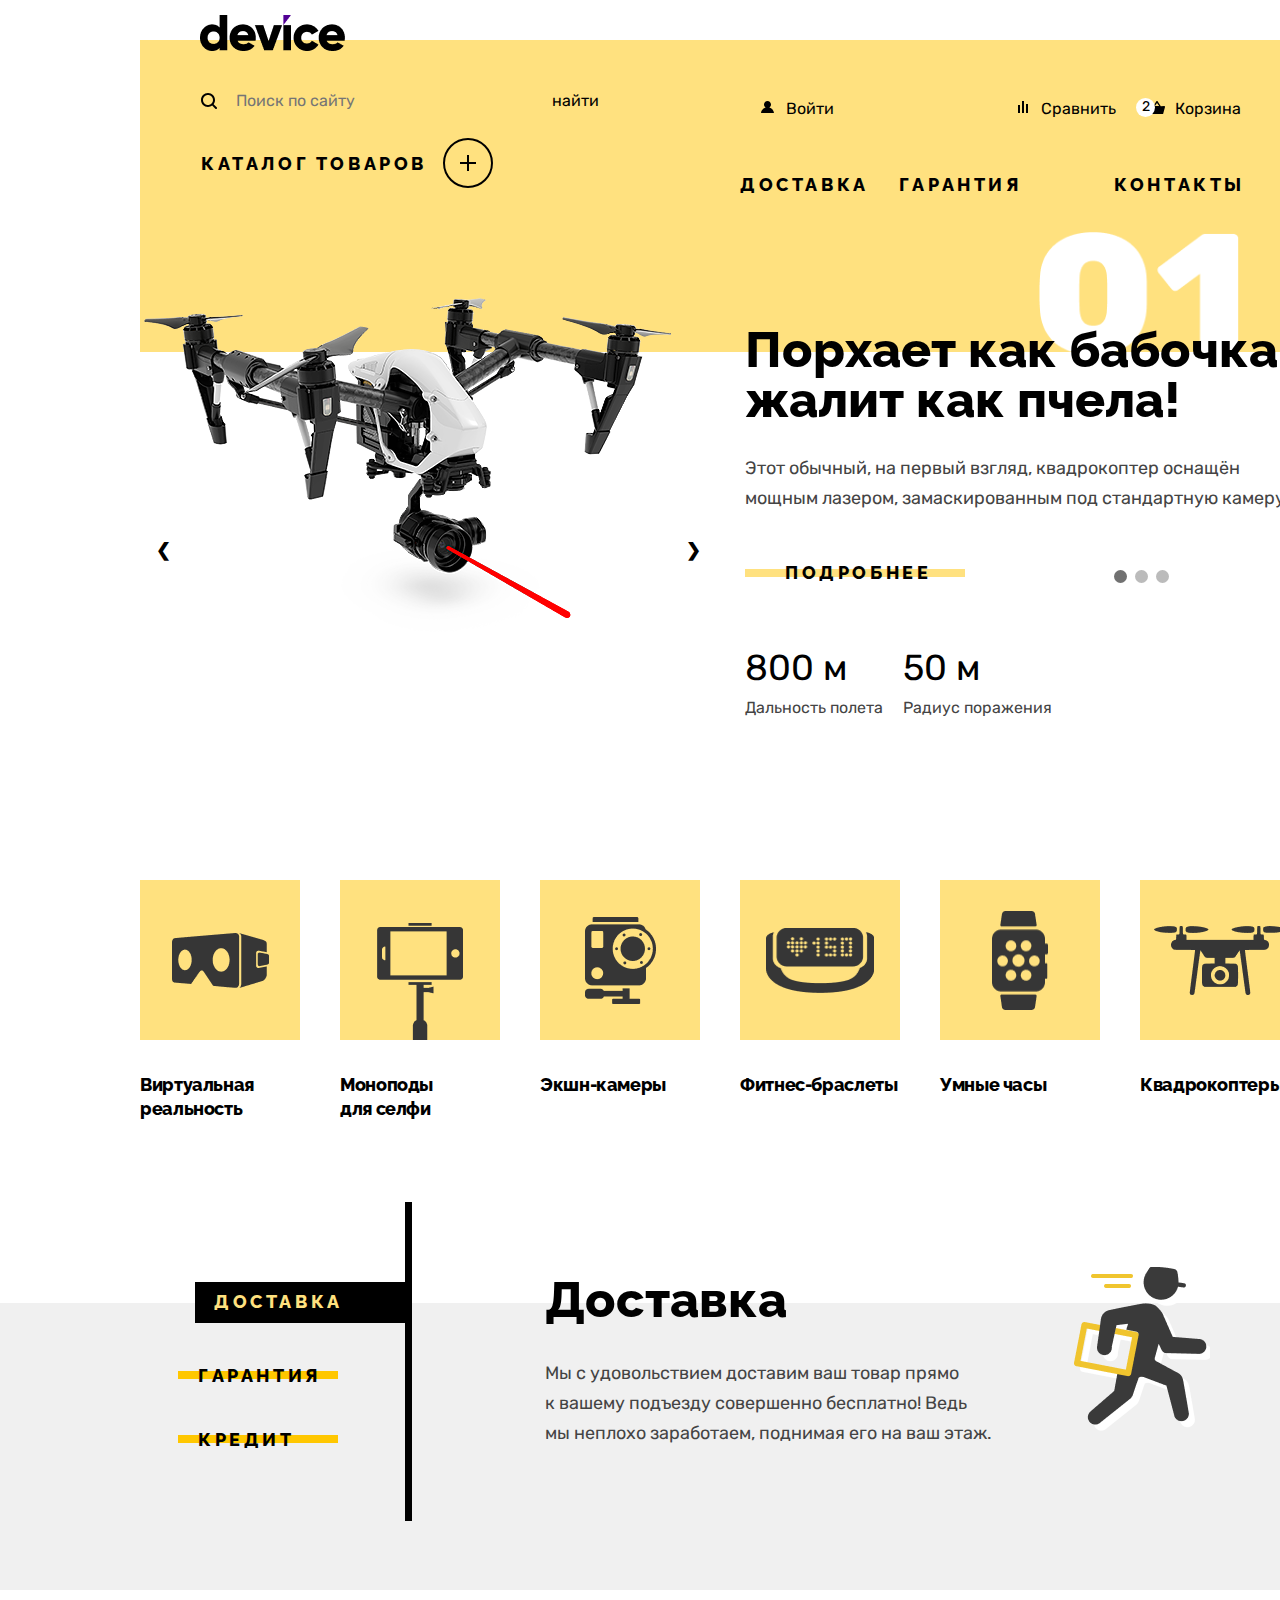
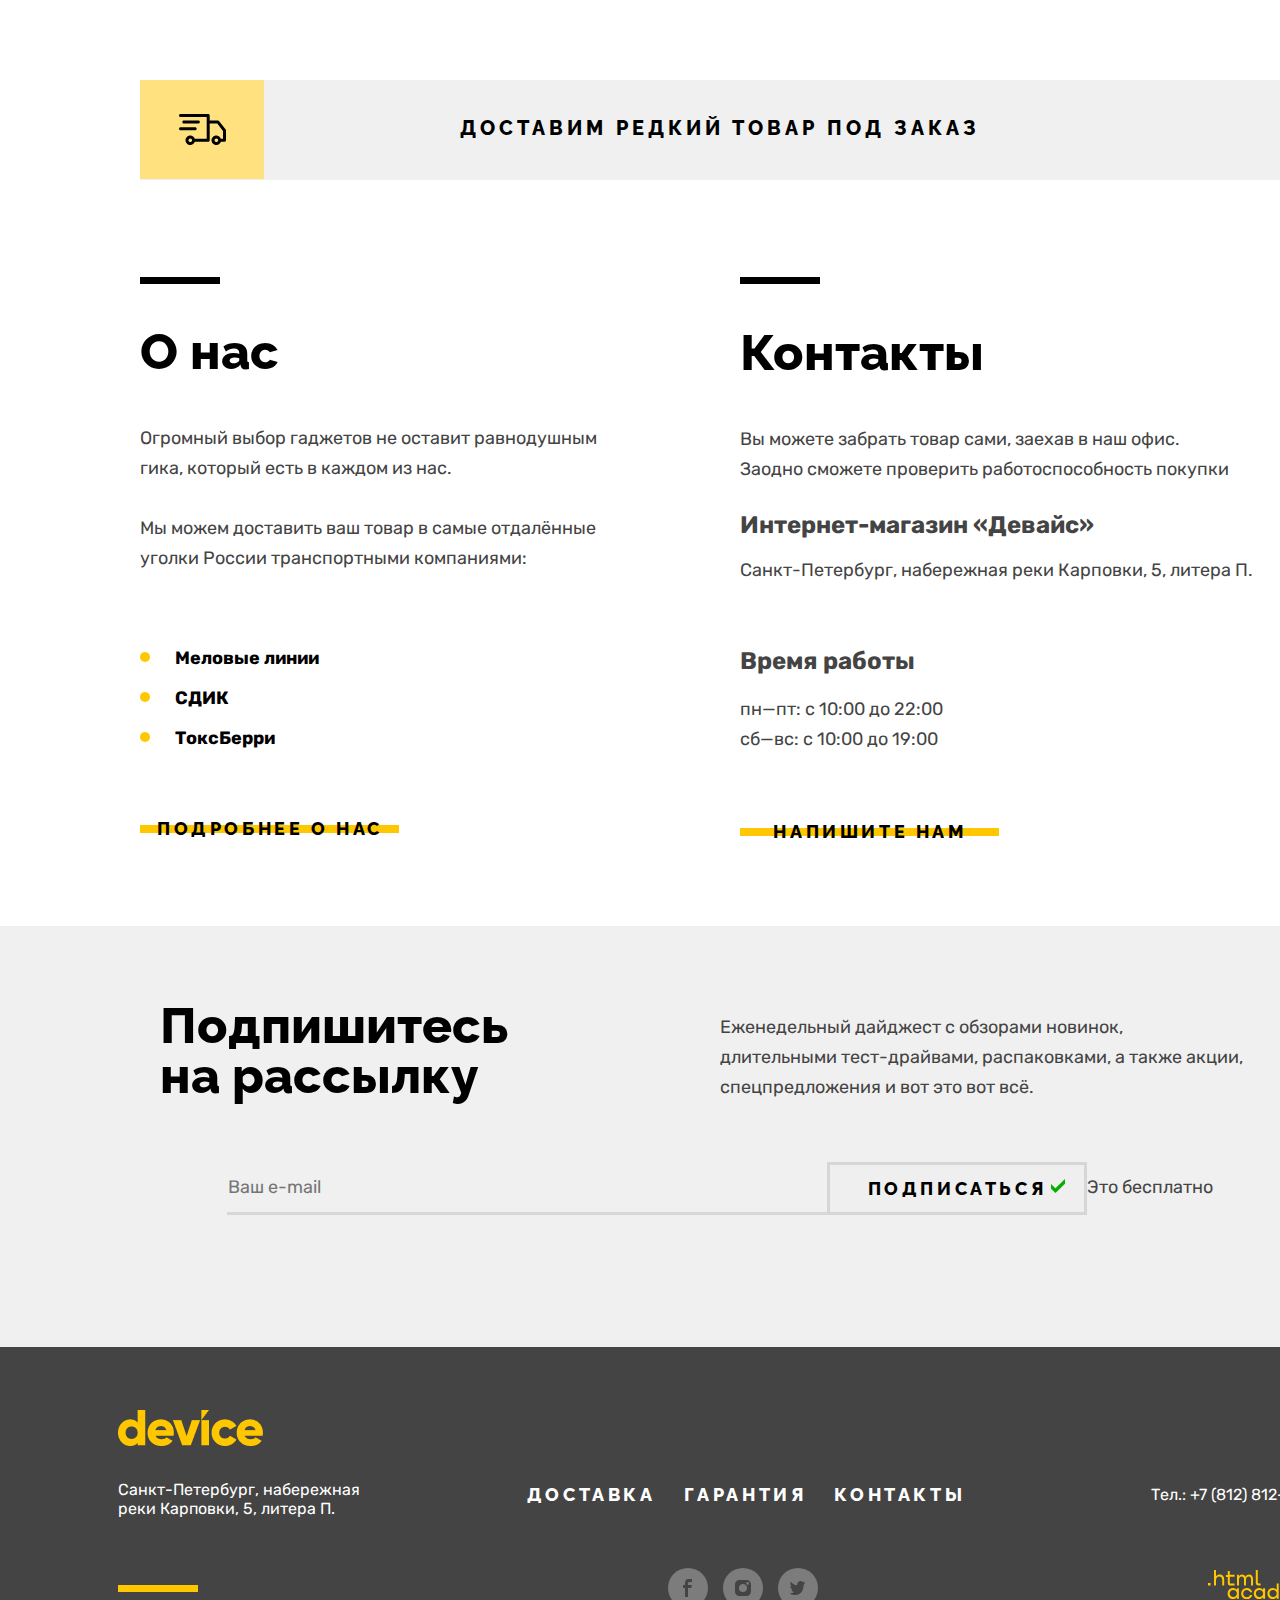
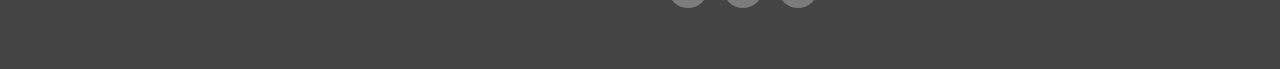
<file: index.html>
<!DOCTYPE html>
<html lang="ru">

<head>
  <meta charset="utf-8">
  <title>HTML Academy: Девайс</title>
  <link rel="stylesheet" href="styles/styles.css">
</head>

<body>
  <header class="page-header">
    <h1 class="visually-hidden">Device-интернет магазин электронных гаджетов</h1>
    <img class="logo" width="145" height="36" src="img/device.png" alt="логотип device" />

    <div class="searching-site">
      <form class="search" action="#" method="post">

        <input class="site-search" type="text" name="site-search-active" placeholder="Поиск по сайту">
        <input class="site-search-button" type="submit" value="найти">
      </form>

      <div class="main-navigation">
        <div class="goods">
          <p class="goods-main">Каталог товаров</p>
          <button class="submenu-plus submenu-mins">
            <span class="visually-hidden">Увидеть список каталога товаров</span>
          </button>
          <!-- Чтобы открыть дополнительный список товаров нужно убрать catalog-submenu-open  -->
          <div class="catalog-submenu  catalog-submenu-open">
            <div class="catolog-submenu-wrapper">
              <ul class="submenu-list">
                <li class="submenu-item">
                  <a class="product-name" href="#">Виртуальная реальность</a>
                </li>
                <li class="submenu-item">
                  <a class="product-name" href="#">Моноподы для cелфи</a>
                </li>
                <li class="submenu-item">
                  <a class="product-name" href="#">Экшн-камеры</a>
                </li>
              </ul>
              <ul class="submenu-list">
                <li class="submenu-item">
                  <a class="product-name" href="#">Фитнес-браслеты</a>
                </li>
                <li class="submenu-item">
                  <a class="product-name" href="#">Умные часы</a>
                </li>
              </ul>
              <ul class="submenu-list">
                <li class="submenu-item">
                  <a class="product-name" href="#">Квадрокоптеры</a>
                </li>
              </ul>
            </div>
          </div>
        </div>
      </div>
    </div>

    <div class="navigation-site">
      <nav class="navigation-customer">
        <ul class="user-list">
          <li class="customer-navigation-item">
            <a class="customer-navigation-link" href="#">
              <p class="user-text">Войти</p>
            </a>
          </li>
        </ul>
        <ul class="customer-list">
          <li class="customer-navigation-item">
            <a class="customer-navigation-link" href="#">
              <p class="customer-compare-text">Сравнить</p>
            </a>
          </li>
          <li class="customer-navigation-item">
            <a class="customer-navigation-link" href="cart.html">
              <span class="cart-number">2</span>
              <p class="customer-cart-text">Корзина</p>
            </a>
            <!-- Чтобы открыть корзину нужно убрать класс popup-open -->
            <div class="popup  popup-ope">
              <div class="popup-wrapper">
                <h2 class="visually-hidden">Корзина</h2>
                <ul class="header-popup-list">
                  <li class="header-popup-item">
                    <div class="list-product-one" tabindex="1">
                      <img class="popup-foto" src="img/product-1-small.png" width="41" height="43"
                        alt="Фото любительской селфи-палки">
                      <p class="popup-name-product">Любительская <br> селфи-палка</p>
                    </div>
                    <button class="popup-basket" type="submit" aria-label="Закрыть">
                      <svg class="basket-icon" width="11" height="11" viewBox="0 0 11 11" fill="none"
                        xmlns="http://www.w3.org/2000/svg">
                        <path d="m11 1-1-1-4.5 4.5L1 0 0 1l4.5 4.5L0 10l1 1 4.5-4.5L10 11l1-1-4.5-4.5L11 1Z"
                          fill="#fff" />
                      </svg></button>
                  </li>
                  <li class="header-popup-item">
                    <div class="list-product-one" tabindex="1">
                      <img class="popup-foto" src="img/product-2-small.png" width="41" height="43"
                        alt="Фото профессиональной селфи-палка">
                      <p class="popup-name-product">Профессиональная <br> селфи-палка</p>
                    </div>
                    <button class="popup-basket" type="submit" aria-label="Закрыть">
                      <svg class="basket-icon" width="11" height="11" viewBox="0 0 11 11" fill="none"
                        xmlns="http://www.w3.org/2000/svg">
                        <path d="m11 1-1-1-4.5 4.5L1 0 0 1l4.5 4.5L0 10l1 1 4.5-4.5L10 11l1-1-4.5-4.5L11 1Z"
                          fill="#fff" />
                      </svg></button>
                  </li>
                </ul>
                <div class="basket-amount">
                  <p class="basket-amount-title">Товаров: 2</p>
                  <p class="basket-amount-title">Сумма: 2000 ₽</p>
                </div>
                <a class="popap-button" href="#">Открыть корзину</a>
              </div>
            </div>
          </li>
        </ul>
      </nav>

      <ul class="header-navigation-list">
        <li class="header-navigation-item">
          <a href="#" class="header-navigation-link">Доставка</a>
        </li>
        <li class="header-navigation-item">
          <a href="#" class="header-navigation-link">Гарантия</a>
        </li>
        <li class="header-navigation-item">
          <a href="#" class="header-navigation-link header-navigation-contact">Контакты</a>
        </li>
      </ul>
    </div>
  </header>
  <main class="main-index">
    <section class="slide">
      <h2 class="visually-hidden">Слайдер товаров</h2>
      <!-- Чтобы убрать слайд, добавь класс product-slide-show -->
      <div class="product-slide ">
        <div class="slide-number">
          <img class="numbers-slide" src="img/number-one.png" width="200" height="123" alt="Номер слайда"/>
        </div>
        <div class="slide-foto">
          <img class="products-site" width="560" height="560" src="img/slider-1.png" alt="Фото квадрокоптера"/>
        </div>
        <div class="product-description">
          <h3 class="product-slogan">Порхает как бабочка,<br> жалит как пчела!</h3>
          <p class="full-product-description">Этот обычный, на первый взгляд, квадрокоптер оснащён<br> мощным лазером,
            замаскированным под стандартную камеру.</p>
          <a class="more-details" href="#">Подробнее</a>
          <ul class="product-characteristics-list">
            <li class="product-characteristics-item">
              <p class="main-characteristic">800 м</p>
              <p class="description-characteristic">Дальность полета</p>
            </li>
            <li class="product-characteristics-item">
              <p class="main-characteristic">50 м</p>
              <p class="description-characteristic">Радиус поражения</p>
            </li>
          </ul>
        </div>
      </div>
      <div class="product-slide fade">
        <div class="slide-number">
          <img class="numbers-slide" src="img/number-two.png" width="200" height="123" alt="Номер слайда"/>
        </div>
        <div class="slide-foto">
          <img class="products-site" width="560" height="560" src="img/slider-2.png" alt="Фото фитнес браслета"/>
        </div>
        <div class="product-description">
          <h3 class="product-slogan">Худеем <br> правильно!</h3>
          <p class="full-product-description">Мотивирующие фитнес-браслеты помогут найти в себе силы <br> не пропускать
            занятия и соблюдать диету.</p>
          <a class="more-details" href="#">Подробнее</a>
          <ul class="product-characteristics-list">
            <li class="product-characteristics-item">
              <p class="main-characteristic">48 часов</p>
              <p class="description-characteristic">Без подзарядки</p>
            </li>
          </ul>
        </div>
      </div>
      <div class="product-slide fade">
        <div class="slide-number">
          <img class="numbers-slide" src="img/number-three.png" width="200" height="123" alt="Номер слайда"/>
        </div>
        <div class="slide-foto">
          <img class="products-site" width="560" height="560" src="img/slider-3.png"
            alt="Фото самой длинной селфи палки"/>
        </div>
        <div class="product-description">
          <h3 class="product-slogan">Делай селфи, <br> как Бен Стиллер! </h3>
          <p class="full-product-description">Самая длинная палка для селфи доступна в нашем магазине. <br> Восемь
            (Восемь, Карл!) метров длиной и весом всего 5 кг.</p>
          <a class="more-details" href="#">Подробнее</a>
          <ul class="product-characteristics-list">
            <li class="product-characteristics-item">
              <p class="main-characteristic">8,5 м</p>
              <p class="description-characteristic">Длина палки</p>
            </li>
            <li class="product-characteristics-item">
              <p class="main-characteristic">5 кг</p>
              <p class="description-characteristic">Вес палки</p>
            </li>
            <li class="product-characteristics-item">
              <p class="main-characteristic">Карбон</p>
              <p class="description-characteristic">Материал</p>
            </li>
          </ul>
        </div>
      </div>
      <a class="prev" onclick="setSlide('prev')">&#10094</a>
      <a class="next" onclick="setSlide('next')">&#10095</a>
      <div class="dots">
        <span  class="dot active" onclick="setSlide(0)"></span>
        <span  class="dot" onclick="setSlide(1)"></span>
        <span class="dot" onclick="setSlide(2)"></span>
      </div>

      <!-- <div class="slider-controls">
        <button class="slide-button slide-next-page" onclick="plusSlides(-1)" type="button">
          <span class="visually-hidden">Предыдущее фото</span>
        </button>
        <button class="slide-button slide-prev" onclick="plusSlides(1)" type="button">
          <span class="visually-hidden">Следующее фото</span>
        </button>
      </div> -->
      <!-- <div class="slider-buttons">
        <button  class="slider-button" onclick="currentSlide(1)" type="button" aria-label="Первый слайд"></button>
        <button  class="slider-button" onclick="currentSlide(2)" type="button" aria-label="Второй слайд"></button>
        <button class="slider-button" onclick="currentSlide(3)" type="button" aria-label="Третий слайд"></button>
      </div> -->
    </section>
    <section class="product-categories">
      <h2 class="visually-hidden">Перечень товаров</h2>
      <ul class="product-categories-list">
        <li class="product-categories-item">
          <div class="product-picture-wrapper">
            <img class="product-picture" width="97" height="55" src="img/VR.png" alt="картинка товара">
          </div>
          <p class="name-categories">Виртуальная <br> реальность</p>
        </li>
        <li class="product-categories-item">
          <div class="product-picture-wrapper">
            <img class="product-picture-two" width="86" height="117" src="img/Mono.png" alt="картинка товара">
          </div>
          <p class="name-categories">Моноподы <br> для селфи</p>
        </li>
        <li class="product-categories-item">
          <div class="product-picture-wrapper">
            <img class="product-picture" width="71" height="87" src="img/Camera.png" alt="картинка товара">
          </div>
          <p class="name-categories">Экшн-камеры</p>
        </li>
        <li class="product-categories-item">
          <div class="product-picture-wrapper">
            <img class="product-picture" width="108" height="65" src="img/Fitnes.png" alt="картинка товара">
          </div>
          <p class="name-categories">Фитнес-браслеты</p>
        </li>
        <li class="product-categories-item">
          <div class="product-picture-wrapper">
            <img class="product-picture" width="56" height="99" src="img/watch.png" alt="картинка товара">
          </div>
          <p class="name-categories">Умные часы</p>
        </li>
        <li class="product-categories-item">
          <div class="product-picture-wrapper">
            <img class="product-picture" width="132" height="69" src="img/Kopter.png" alt="картинка товара">
          </div>
          <p class="name-categories">Квадрокоптеры</p>
        </li>
      </ul>
    </section>
    <section class="advantages-shop">
      <h2 class="visually-hidden">Преимущества магазина</h2>
      <div class="advantages-shop-container">
        <ul class="purchase-terms-list">
          <li class="terms-item-one purchase-terms-active">Доставка</li>
          <li class="terms-item-two ">Гарантия</li>
          <li class="terms-item-three">Кредит</li>
        </ul>
        <div class="advantages-tab">
          <div class="tab-one">
            <h3 class="name-tab">Доставка</h3>
            <p class="tab-description">Мы с удовольствием доставим ваш товар прямо <br> к вашему подъезду совершенно
              бесплатно! Ведь <br> мы неплохо заработаем, поднимая его на ваш этаж.</p>
          </div>
          <div class="tab-two tab-active">
            <h3 class="name-tab">Гарантия</h3>
            <p class="tab-description">Если из-за возгорания купленного у нас товара у вас <br> сгорит дом — не
              переживайте,
              мы выдадим вам новый. <br> Товар, не дом, конечно же.</p>
            </div>
          <div class="tab-three tab-active">
            <h3 class="name-tab">Кредит</h3>
            <p class="tab-description">Залезть в долговую яму стало проще! Кредитные <br> консультанты подберут для вас
              наиболее выгодные <br> условия кредита. Выгодные для банка, разумеется.</p>
            </div>
        </div>

      </div>

    </section>
    <section class="delivery">
      <h2 class="visually-hidden">Доставка</h2>
      <div class="delivery-terms">
        <p class="delivery-capabilities">Доставим редкий товар под заказ</p>
      </div>
    </section>
    <div class="index-columns">
      <section class="about-us">
        <h2 class="about-us-title">О нас</h2>
        <p class="about-us-subtitle">Огромный выбор гаджетов не оставит равнодушным <br> гика, который есть в каждом из
          нас.</p>
        <p class="about-us-subtitle">Мы можем доставить ваш товар в самые отдалённые <br> уголки России транспортными
          компаниями:</p>
        <ul class="transport-company-list">
          <li class="transport-company-item">Меловые линии</li>
          <li class="transport-company-item">СДИК</li>
          <li class="transport-company-item">ТоксБерри</li>
        </ul>
        <a class="button-index-columns" href="#">Подробнее о нас</a>
      </section>
      <section class="contact">
        <h2 class="contact-title">Контакты</h2>
        <p class="contact-subtitle">Вы можете забрать товар сами, заехав в наш офис.<br> Заодно сможете проверить
          работоспособность покупки</p>
        <h3 class="contacts-subtitle">Интернет-магазин «Девайс»</h3>
        <address class="contacts-address">
          <p class="contacts-address-text">Санкт-Петербург, набережная реки Карповки, 5, литера П.</p>
          <a class="contacts-phone" href="tel:8812812-12-12">8 (812) 812-12-12</a>
        </address>
        <h3 class="contacts-subtitle">Время работы</h3>
        <ul class="contacts-schedule">
          <li class="contacts-schedule-item">пн—пт: с 10:00 до 22:00</li>
          <li class="contacts-schedule-item">сб—вс: с 10:00 до 19:00</li>
        </ul>
        <a class="button-index-columns" href="#" id="button-letter">Напишите нам</a>
      </section>
    </div>
    <div class="subscription-index">
      <div class="subscription-wrapper">
        <h2 class="subscription-head subscription-head-index">Подпишитесь <br> на рассылку</h2>
        <p class="spam-free-subscription spam-free-subscription-index">Еженедельный дайджест с обзорами новинок, <br>
          длительными тест-драйвами, распаковками, а также акции, <br> спецпредложения и вот это вот всё.</p>
      </div>
      <div class="form-subscription-wrapper">
        <form class="form-subscription" action="https://echo.htmlacademy.ru/" method="post">
          <input class="form-yourmail error" type="email" name="yourmail" placeholder="Ваш e-mail" required>
          <input class="subscribe-button" type="submit" value="подписаться">
        </form>
        <p class="mailing">Это бесплатно</p>
      </div>
    </div>
  </main>
  <footer class="main-footer">
    <div class="contact-footer">
      <img class="logo-footer" src="img/device-footer.png" alt="логотип device" />
      <p class="store-address">Санкт-Петербург, набережная <br> реки Карповки, 5, литера П.</p>
    </div>
    <div class="footer-navigation">
      <ul class="footer-navigation-list">
        <li class="footer-navigation-item">
          <a class="footer-navigation-link" href="#">Доставка</a>
        </li>
        <li class="footer-navigation-item">
          <a class="footer-navigation-link" href="#">Гарантия</a>
        </li>
        <li class="footer-navigation-item">
          <a class="footer-navigation-link" href="#">Контакты</a>
        </li>
      </ul>
      <ul class="socials-list">
        <li class="socials-item">
          <a class="socials-link" href="https://facebook.com/htmlacademy">
            <svg class="socials" width="9" height="18" viewBox="0 0 9 18" fill="none"
              xmlns="http://www.w3.org/2000/svg">
              <path d="M6.5 3H9V0H5.6C2.8 0 2 1.7 2 4.2V6H0v3h2v9h3V9h3.3l.6-3H5V4.5C5 3.7 5.3 3 6.5 3Z" fill="#444" />
            </svg>
            <span class="visually-hidden">Фейсбук</span>
          </a>
        </li>
        <li class="socials-item">
          <a class="socials-link" href="https://facebook.com/htmlacademy">
            <svg class="socials" width="16" height="16" viewBox="0 0 16 16" fill="none"
              xmlns="http://www.w3.org/2000/svg">
              <path
                d="M14.7 1.3c-.9-.9-2-1.3-3.4-1.3H4.7A4.5 4.5 0 0 0 0 4.7v6.6c0 1.4.4 2.6 1.4 3.4.9.9 2 1.3 3.3 1.3h6.6c1.4 0 2.6-.4 3.4-1.3a5 5 0 0 0 1.3-3.4V4.7c0-1.4-.4-2.6-1.3-3.4ZM8 12.1A4.1 4.1 0 0 1 3.9 8c0-2.3 1.9-4.1 4.1-4.1 2.2 0 4.1 1.8 4.1 4.1s-1.9 4.1-4.1 4.1Zm4.6-7.4c-.7 0-1.3-.5-1.3-1.3s.5-1.3 1.3-1.3c.7 0 1.3.6 1.3 1.3 0 .7-.6 1.3-1.3 1.3Z"
                fill="#444" />
            </svg>
            <span class="visually-hidden">Интстаграм</span>
          </a>
        </li>
        <li class="socials-item">
          <a class="socials-link" href="https://twitter.com/htmlacademy_ru">
            <svg class="socials" width="15" height="14" viewBox="0 0 15 14" fill="none"
              xmlns="http://www.w3.org/2000/svg">
              <path
                d="M9.7.1c1.5-.5 2.6.3 3.2 1.1l1.7-.6a2 2 0 0 1-.8 1.6c.7.2 1.2-.4 1.2-.4-.1.9-.9 1.7-1.4 1.9-.2 6.3-2.8 10.4-8.9 10.3h-.4C4 14 .6 13.6 0 12.2c2 .2 3.4-.4 4.1-1.1-.8-.3-2.4-.4-2.6-2.8.3.2.5.3 1.1.2C1.5 7.7.3 7 .4 5c.3.3.9.5 1.2.4C1 5.2-.2 2.3.8.8c1.6 1.7 3.3 3.4 6.3 3.5.2-2.1 1-3.5 2.6-4.2Z"
                fill="#444" />
            </svg>
            <span class="visually-hidden">Твиттер</span>
          </a>
        </li>
      </ul>
    </div>
    <div class="container-contacts-phone">
      <a class="contacts-phone" href="tel:88121234567">Тел.: +7 (812) 812-12-12</a>
      <a class="logo-htmlacademy" href="https://htmlacademy.ru/" target="_blank" aria-label="htmlacademy">
        <svg width="115" height="34" viewBox="0 0 115 34" fill="none" xmlns="http://www.w3.org/2000/svg">
          <path
            d="M0 12.9v2.6h2.5v-2.6H0ZM11.7 4.5c-1.6 0-2.8.7-3.6 1.7H8V0H6v15.5h2v-5.3c0-2.1 1.3-3.6 3.3-3.6 1.8 0 2.9 1.4 2.9 3.2v5.7h2V9.4c.1-3-1.8-4.9-4.5-4.9ZM26.6 4.8h-4.8V1.1h-2v3.8h-1.9v2h1.9v6c0 1.7 1 2.7 2.7 2.7h4.1v-2h-3.7c-.7 0-1.1-.4-1.1-1.1V6.8h4.8v-2ZM41.1 4.6c-1.6 0-2.9.8-3.5 2.1h-.1a3.7 3.7 0 0 0-3.4-2.1c-1.4 0-2.5.8-3.1 1.8h-.1V4.8H29v10.6h2V10c0-2 1-3.5 2.6-3.5 1.5 0 2.4 1 2.4 2.6v6.3h2V9.8c0-2.4 1.4-3.3 2.6-3.3 1.5 0 2.4 1 2.4 2.6v6.3h2V8.9c.1-2.5-1.4-4.3-3.9-4.3ZM47.8 12.7c0 1.7 1 2.7 2.8 2.7h2v-2h-1.7c-.7 0-1.1-.4-1.1-1.1V0h-2v12.7ZM28.9 19.7a4.9 4.9 0 0 0-3.9-1.8c-3.1 0-5.4 2.3-5.4 5.6s2.3 5.6 5.4 5.6c1.8 0 3-.8 3.8-1.9h.1v1.6h2V18.2h-2v1.5Zm-3.6 7.4a3.5 3.5 0 0 1-3.6-3.6c0-2 1.4-3.6 3.6-3.6s3.6 1.6 3.6 3.6c0 1.9-1.4 3.6-3.6 3.6ZM44.2 22c-.5-2.4-2.6-4.1-5.4-4.1a5.4 5.4 0 0 0-5.6 5.6c0 3.1 2.2 5.6 5.6 5.6 2.8 0 4.9-1.8 5.4-4.2h-2.1a3.4 3.4 0 0 1-3.3 2.3 3.5 3.5 0 0 1-3.6-3.6c0-2 1.4-3.6 3.6-3.6 1.6 0 2.8 1 3.3 2.2h2.1V22ZM55.1 19.7a4.9 4.9 0 0 0-3.9-1.8c-3.1 0-5.4 2.3-5.4 5.6s2.3 5.6 5.4 5.6c1.8 0 3-.8 3.8-1.9h.1v1.6h2V18.2h-2v1.5Zm-3.6 7.4a3.5 3.5 0 0 1-3.6-3.6c0-2 1.4-3.6 3.6-3.6s3.6 1.6 3.6 3.6c0 1.9-1.5 3.6-3.6 3.6ZM68.7 19.8a5 5 0 0 0-3.9-1.9c-3.1 0-5.4 2.3-5.4 5.6s2.2 5.6 5.4 5.6c1.7 0 3-.8 3.8-1.8h.1v1.5h2V13.4h-2v6.4Zm-3.6 7.3a3.5 3.5 0 0 1-3.6-3.6c0-2 1.4-3.6 3.6-3.6s3.6 1.6 3.6 3.6c-.1 2-1.5 3.6-3.6 3.6ZM78.3 17.9a5.4 5.4 0 0 0-5.5 5.6c0 3 2.1 5.6 5.5 5.6 2.5 0 4.5-1.3 5.2-3.6h-2.1c-.5 1-1.6 1.6-3 1.6-1.9 0-3.3-1.3-3.4-2.9h8.8c.2-3.6-2-6.3-5.5-6.3Zm0 1.9c1.7 0 3 1 3.3 2.6h-6.5a3.2 3.2 0 0 1 3.2-2.6ZM98.2 17.9a4 4 0 0 0-3.6 2h-.1c-.6-1.2-1.8-2-3.4-2-1.4 0-2.5.7-3.1 1.8v-1.5h-1.9v10.6h2v-5.4c0-2 1-3.4 2.6-3.5 1.5 0 2.4 1 2.4 2.6v6.3h2v-5.6c0-2.4 1.4-3.3 2.6-3.3 1.5 0 2.4 1 2.4 2.6v6.3h2v-6.5c.1-2.6-1.4-4.4-3.9-4.4ZM109.4 27l-3.6-8.9h-2.2l4.8 11.6c-.3.9-.7 1.2-1.7 1.2h-2.5v2h2.5c1.8 0 2.8-.8 3.5-2.6l4.7-12.2h-2.1l-3.4 8.9Z"
            fill="#FFC700" />
        </svg>
      </a>
    </div>
  </footer>
  <section class="modal-wrapper modal-close">
    <div class="modal">
      <form class="modal-form" action="https://echo.htmlacademy.ru/" method="post">
        <fieldset class="modal-form-container">
          <div class="name-modal-form">
            <h2>Доставка под заказ</h2>
            <button class="modal-form-close" type="button" aria-label="Закрыть"><span
                class="visually-hidden">Закрыть</span>
              <svg width="26" height="26" viewBox="0 0 26 26" fill="none" xmlns="http://www.w3.org/2000/svg">
                <path d="m26 3-3-3-10 10L3 0 0 3l10 10L0 23l3 3 10-10 10 10 3-3-10-10L26 3Z" fill="#000" />
              </svg>
            </button>
          </div>
          <div class="field-group-wrapper">
            <div class="field-group form-arrival-date">
              <label class="form-label" for="arrival-date">Ваше имя:</label>
              <input class="field" type="text" id="arrival-date" name="arrival-date" placeholder="Имя Фамилия">
              <div class="errore">
                <p class="field-hint">Пожалуйста, представьтесь</p>
              </div>
            </div>
            <div class="field-group form-date-of-departure">
              <label class="form-label" for="your-email">Ваш e-mail:</label>
              <input class="field-mail" type="email" id="your-email" name="date-of-departure"
                placeholder="krasotka92@mail.ru">
              <div class="success">
                <p class="field-hint field-hint-paragraph">Забавный у вас адрес.</p>
              </div>
            </div>
          </div>
          <div class="form-label-wrapper">
            <div class="field-group form-arrival-date">
              <label class="form-label" for="arrival-date">Что нужно привезти:</label>
              <input class="field-question" type="text" id="arrival-date" name="arrival-date"
                placeholder="В свободной форме">
            </div>
            <div class="amount-form">
              <div class="amount-info">
                <label class="form-label form-label-amount" for="amount">Количество:</label>
                <div class="info">
                  <span class="visually-hidden">Посмотреть дополнительную информацию</span>
                  <div class="additional-info">
                    <!-- Чтобы посмотреть дополнительное описание, добавьте класс info-description-open -->
                    <div class="additional-info-wrapper info-description-open">
                      <p class="additional-info-description">
                        Укажите количество детей,<br> которые будут с вами, возраст <br> которых от 6 до 18 лет. Дети
                        <br>
                        до 6 лет размещаются <br> бесплатно.
                      </p>
                    </div>
                  </div>
                </div>
              </div>
              <div class="field-number">
                <input class="field-one" type="number" id="amount" name="guests" min="1" max="16" placeholder="1">
                <button class="button-minus-adults" type="button">
                  <svg class="button-minus" width="13" height="1" viewBox="0 0 13 1" xmlns="http://www.w3.org/2000/svg">
                    <path d="M0 0v1h13V0H0Z"></path>
                  </svg>
                </button>
                <button class="button-plus-adults" type="button">
                  <svg class="button-plus" width="13" height="13" viewBox="0 0 13 13"
                    xmlns="http://www.w3.org/2000/svg">
                    <path d="M13 6H7V0H6v6H0v1h6v6h1V7h6V6Z"></path>
                  </svg>
                </button>
              </div>
            </div>
          </div>
          <button class="modal-button" type="submit">Отправить</button>
      </form>
    </div>
  </section>
  <script src="/js/script.js">
  </script>
</body>

</html>
</file>
<file: styles/styles.css>
@font-face {
  font-family: "Rubik";
  font-style: normal;
  font-weight: 400;
  src: url("/fonts/rubik/rubik-400.woff2") format("woff2");
  font-display: swap;
}

@font-face {
  font-family: "Rubik";
  font-style: normal;
  font-weight: 700;
  src: url("/fonts/rubik/rubik-700.woff2") format("woff2");
  font-display: swap;
}

@font-face {
  font-family: "Rubik";
  font-style: bold;
  font-weight: 800;
  src: url("/fonts/rubik/rubik-800.woff2") format("woff2");
  font-display: swap;
}

html {
  height: 100%;
}

/* raleway */

@font-face {
  font-family: "Raleway";
  font-style: normal;
  font-weight: 800;
  src: url("/fonts/raleway/raleway-800.woff2") format("woff2");
  font-display: swap;
}

body {
  font-family: "Rubik", sans-serif;
  font-size: 18px;
  line-height: 30px;
  background-color: #ffffff;
  color: #000000;
  min-width: 1440px;
  margin: 0 auto;
  display: flex;
  flex-direction: column;
  min-height: 100%;
}

.page-header {
  background-color: #ffe17f;
  color: #000000;
  width: 1160px;
  margin: 0 auto;
  margin-top: 40px;
  position: relative;
  display: flex;
  flex-wrap: wrap;
  padding-bottom: 20px;
}

.logo {
  position: absolute;
  top: -25px;
  left: 60px;
}

.searching-site {
  width: 516px;
  padding-left: 44px;
}

.search {
  margin-top: 40px;
  margin-bottom: 18px;
  width: 516px;
  height: 40px;
  padding: 5px 12px 1px 1px;
  box-shadow: 0 0 0 2px transparent;
  box-sizing: border-box;
  border-radius: 20px;
}

.search:focus {
  padding: 5px 12px 1px 1px;
  box-shadow: 0 0 0 2px #824baf;
  box-sizing: border-box;
  border-radius: 20px;
}

.site-search {
  font-family: "Rubik", sans-serif;
  font-style: normal;
  font-weight: normal;
  font-size: 16px;
  line-height: 19px;
  color: rgb(0 0 0 / 30%);
  background-color: transparent;
  border: none;
  width: 304px;
  background-image: url("/img/search-icon.svg");
  background-repeat: no-repeat;
  background-position: left 16px center;
  padding-left: 51px;
}


.site-search-button {
  font-family: "Rubik", sans-serif;
  font-style: normal;
  font-weight: normal;
  font-size: 16px;
  line-height: 19px;
  text-align: center;
  color: #000000;
  background-color: transparent;
  border: none;
}

.navigation-site {
  width: 531px;
  padding-left: 40px;
}

.header-navigation-list {
  list-style-type: none;
  display: flex;
  flex-wrap: wrap;
  margin: 0;
  padding: 0;
  width: 505px;
}

.header-navigation-item {
  padding-right: 30px;
}

.header-navigation-item:nth-child(2) {
  margin-right: auto;
}

.header-navigation-item:last-child {
  padding: 0;
}

.navigation-customer {
  display: flex;
  padding-top: 49px;
  padding-bottom: 42px;
}

.user-list {
  list-style-type: none;
  margin: 0;
  padding: 0;
}

.customer-list {
  display: flex;
  flex-wrap: wrap;
  list-style-type: none;
  margin: 0;
  padding: 0;
  margin-left: auto;
  margin-right: 17px;
  text-decoration: none;
}

.customer-navigation-item {
  display: flex;
}

.customer-navigation-link {
  display: flex;
  font-family: "Rubik", sans-serif;
  color: inherit;
  font-size: 16px;
  line-height: 19px;
  font-weight: 400;
  text-align: center;
  background-color: inherit;
  text-decoration: none;
  position: relative;
  /* padding-left: 80px; */
  padding: 10px 13px 10px 46px;
  box-shadow: 0 0 0 3px transparent;
  box-sizing: border-box;
  border-radius: 20px;
  transition: 0.6s ease;
}

.customer-navigation-link:hover {
  padding: 10px 13px 10px 46px;
  box-shadow: 0 0 0 3px transparent;
  box-sizing: border-box;
  border-radius: 20px;
  opacity: 0.6;
}

.customer-navigation-link:focus {
  padding: 10px 13px 10px 46px;
  box-shadow: 0 0 0 3px #af4fff;
  box-sizing: border-box;
  border-radius: 20px;
}

.customer-navigation-link:active {
  padding: 10px 13px 10px 46px;
  box-shadow: 0 0 0 3px transparent;
  box-sizing: border-box;
  border-radius: 20px;
  opacity: 0.3;
}

.user-text {
  position: relative;
  font-family: "Rubik", sans-serif;
  font-style: normal;
  font-weight: normal;
  font-size: 16px;
  line-height: 19px;
  color: #000000;
  margin: 0;
}

.user-text::before {
  position: absolute;
  top: 2px;
  left: -25px;
  width: 13px;
  height: 12px;
  content: "";
  background-image: url("/img/client.svg");
}


.user-text-enter {
  font-family: "Rubik", sans-serif;
  font-style: normal;
  font-weight: normal;
  font-size: 16px;
  line-height: 19px;
  color: #000000;
  opacity: 0.3;
}

.customer-compare-text {
  position: relative;
  font-family: "Rubik", sans-serif;
  font-style: normal;
  font-weight: normal;
  font-size: 16px;
  line-height: 19px;
  color: #000000;
  margin: 0;
}

.customer-compare-text::before {
  position: absolute;
  top: 2px;
  left: -23px;
  width: 10px;
  height: 12px;
  content: "";
  background-image: url("/img/compare.svg");
}

.customer-cart-text {
  position: relative;
  font-family: "Rubik", sans-serif;
  font-style: normal;
  font-weight: normal;
  font-size: 16px;
  line-height: 19px;
  color: #000000;
  margin: 0;
}

.customer-cart-text::before {
  position: absolute;
  top: 2px;
  left: -26px;
  width: 16px;
  height: 13px;
  content: "";
  background-image: url("/img/cart.svg");
}

.popup {
  font-family: "PT Sans", sans-serif;
  display: none;
  flex-direction: column;
  width: 320px;
  background-color: #ffffff;
  box-sizing: border-box;
  box-shadow: 0 25px 50px rgb(0 0 0 / 15%);
  border-radius: 20px;
  position: absolute;
  top: 82px;
  right: -20px;
  z-index: 1;
}

.popup-open {
  display: block;
}

.popup-wrapper {
  display: flex;
  flex-direction: column;
  background-color: #000000;
  box-sizing: border-box;
  box-shadow: 0px 10px 0px rgba(0, 0, 0, 0.1);
  position: relative;
}

.popup-wrapper::before {
  position: absolute;
  top: -6px;
  left: 150px;
  width: 20px;
  height: 9px;
  content: "";
  background-image: url(../img/triangle.png);
  background-repeat: no-repeat;
}

.header-popup-list {
  list-style-type: none;
  display: grid;
  padding: 0;
}

.header-popup-item {
  display: flex;
  flex-wrap: wrap;
  justify-content: space-between;
}

.header-popup-item:not(:last-child) {
  border-bottom: 1px solid rgb(255 255 255 / 10%);
}

.list-product-one {
  display: grid;
  grid-template-columns: min-content min-content;
  grid-template-rows: 60px;
  column-gap: 22px;
  box-sizing: border-box;
  margin-left: 7px;
  border: 3px solid transparent;
  padding: 0px 10px 0px 10px;
  border-radius: 10px;
  width: 244px;
  outline: none;
  cursor: pointer;
  margin-top: 17px;
}

.basket-amount {
  display: flex;
  flex-wrap: wrap;
  justify-content: space-between;
  padding-left: 20px;
  padding-right: 20px;
  background-color: #1a1a1a;;
}

.popap-button {
  font-family: "Raleway", sans-serif;
  font-style: normal;
  font-weight: 800;
  font-size: 18px;
  line-height: 21px;
  text-align: center;
  letter-spacing: 0.2em;
  text-transform: uppercase;
  color: #000000;
  background-color: #ffffff;
  text-decoration: none;
  width: 280px;
  align-self: center;
  padding: 15px 0px 14px 0px;
  margin: 20px;

}

.popup-name-product {
  font-family: "Rubik", sans-serif;
  font-style: normal;
  font-weight: normal;
  font-size: 16px;
  line-height: 22px;
  display: flex;
  align-items: center;
  color: #ffffff;
  padding: 0;
  margin: 0;
  align-self: start;
}

.basket-amount-title {
  font-family: "Rubik", sans-serif;
  font-style: normal;
  font-weight: normal;
  font-size: 16px;
  line-height: 21px;
  display: flex;
  align-items: center;
  color: #ffffff;
  margin-top: 10px;
  margin-bottom: 13px;


}

.popup-basket {
  position: relative;
  text-decoration: none;
  width: 11px;
  height: 11px;
  background-color: inherit;
  margin-top: 16px;
  margin-right: 12px;
  border: 3px solid transparent;
  border-radius: 10px;
  outline: none;
  box-sizing: border-box;
  opacity: 0.2;
  min-width: 30px;
  min-height: 30px;
}

.basket-icon {
  position: absolute;
  top: 0;
  right: 0;
  bottom: 0;
  left: 0;
  margin: auto;
}

.cart-number {
  display: block;
  font-family: "Rubik", sans-serif;
  font-style: normal;
  font-weight: normal;
  font-size: 14px;
  line-height: 17px;
  align-items: center;
  text-align: center;
  color: #000000;
  background-color: #ffffff;
  border-radius: 50%;
  width: 19px;
  height: 19px;
  position: absolute;
  top: 9px;
  right: 99px;
  z-index: 1;
}

.header-navigation-link {
  font-family: "Raleway", sans-serif;
  color: inherit;
  font-size: 18px;
  line-height: 21px;
  font-weight: 800;
  text-align: right;
  background-color: inherit;
  text-decoration: none;
  letter-spacing: 0.2em;
  text-transform: uppercase;
}

.goods {
  display: flex;
  flex-wrap: wrap;
}

.goods-main {
  font-family: "Raleway", sans-serif;
  color: inherit;
  font-size: 18px;
  line-height: 21px;
  font-weight: 800;
  background-color: inherit;
  text-decoration: none;
  letter-spacing: 0.2em;
  text-transform: uppercase;
  text-align: start;
  padding-right: 16px;
  padding-left: 17px;
  margin: 0;
  align-self: center;
}

.submenu-plus {
  /* position: absolute; */
  padding: 0;
  top: 0;
  right: 0;
  width: 50px;
  height: 50px;
  background-color: #ffe17f;
  border: 2px solid #000000;
  box-sizing: border-box;
  border-radius: 50%;
  background-image: url("/img/Plus.svg");
  background-repeat: no-repeat;
  background-position: center;
  cursor: pointer;
}

.submenu-minus {
  /* position: absolute; */
  padding: 0;
  top: 0;
  right: 0;
  width: 50px;
  height: 50px;
  background-color: #ffe17f;
  border: 2px solid #000000;
  box-sizing: border-box;
  border-radius: 50%;
  background-image: url("/img/minus.svg");
  background-repeat: no-repeat;
  background-position: center;
  cursor: pointer;
}

.catalog-submenu {
  position: absolute;
  top: 165px;
  left: 0px;
  width: 1160px;
  z-index: 1;
}

.catolog-submenu-wrapper {
  display: flex;
  flex-wrap: wrap;
  background-color: #ffe17f;
  padding-left: 60px;
}

.catalog-submenu-open {
  display: none;
}

.submenu-list {
  list-style-type: none;
  margin: 0;
  padding: 0;
  min-width: 200px;
  padding-top: 10px;
  padding-bottom: 44px;

}

.submenu-list:nth-of-type(1) {
  padding-right: 39px;
}

.submenu-item {
  margin: 0;
  padding: 0;
  padding-bottom: 7px;
}

.submenu-item:hover {
  opacity: 0.5;
}

.product-name {
  font-family: "Rubik", sans-serif;
  color: inherit;
  font-size: 16px;
  line-height: 16px;
  font-weight: 400;
  text-align: center;
  background-color: inherit;
  text-decoration: none;
}

.main-index {
  background-color: #ffffff;
  color: #000000;
  flex-grow: 1;
}

.slide {
  position: relative;
  width: 1160px;
  margin: auto;
}

.prev, .next {
  cursor: pointer;
  position: absolute;
  top: 50%;
  width: auto;
  margin-top: -22px;
  padding: 16px;
  color: black;
  font-weight: bold;
  font-size: 18px;
  transition: 0.6s ease;
  border-radius: 0 3px 3px 0;
}

.next {
  right: 583px;
  border-radius: 3px 0 0 3px;
}

.prev:hover, .next:hover {
  background-color: rgba(0, 0, 0, 0.8);
}

.dot {
  cursor: pointer;
  height: 13px;
  width: 13px;
  margin: 0 2px;
  background-color: #bbb;
  border-radius: 50%;
  display: inline-block;
  transition: background-color 0.6s ease;
  position: relative;
  top: -270px;
  left: 421px;
}

.active, .dot:hover {
  background-color: #717171;
}
/*
@-webkit-keyframes fade {
  from{opacity:.4}
  to{opacity:1}
}

@keyframes fade {
  from{opacity:.4}
  to{opacity:1}
} */

.product-slide {
  display: flex;
  flex-wrap: wrap;
  justify-content: space-between;
  margin-bottom: 43px;
}

.fade {
  display: none;
/* -webkit-animation-name: fade;
-webkit-animation-duration: 1.5s;
animation-name: fade;
animation-duration: 1.5s; */
}

.slide-foto {
  position: relative;
  top: -20px;
  left: -27px;
}

.slide-number {
  background-color: #ffe17f;
  position: absolute;
  width: 1160px;

}

.numbers-slide {
  left: 899px;
  top: 12px;
  position: relative;
}

.slider-controls {
  position: absolute;
  top: 50%;
  display: flex;
  justify-content: space-between;
  width: 560px;
  transform: translateY(-50%);

}

.slide-button {
  width: 20px;
  height: 80px;
  color: #ffffff;
  background-color: transparent;
  background-image: url("../img/btn-prev.svg");
  border: none;
  cursor: pointer;
  background-position: center;
  background-repeat: no-repeat;
  padding: 20px 20px 20px 20px;
  transition: 0.6s ease;
}

.slide-next-page:hover, .slide-prev:hover {
  opacity: 0.6;
  padding: 20px 20px 20px 20px;
  box-shadow: 0 0 0 3px transparent;
  box-sizing: border-box;
  border-radius: 6px;
}

.slide-next-page:active, .slide-prev:active {
  opacity: 0.3;
  padding: 20px 20px 20px 20px;
  box-shadow: 0 0 0 3px transparent;
  box-sizing: border-box;
  border-radius: 6px;
}

.slide-next-page:focus, .slide-prev:focus {
  padding: 20px 20px 20px 20px;
  box-shadow: 0 0 0 3px #af4fff;
  box-sizing: border-box;
  border-radius: 6px;
}

/*
.slide-prev {

} */

.slide-prev {
  transform: rotate(180deg);

}

.product-slogan {
  font-family: "Raleway", sans-serif;
  font-style: normal;
  font-weight: 800;
  font-size: 50px;
  line-height: 50px;
  color: #000000;
  margin: 0;
  margin-top: 50px;
  margin-bottom: 28px;
}

.product-description {
  position: relative;
  top: 55px;
  left: -10px;
}

.full-product-description {
  font-family: "Rubik", sans-serif;
  font-style: normal;
  font-weight: normal;
  font-size: 18px;
  line-height: 30px;
  color: #444444;
  margin: 0;
  margin-bottom: 45px;
}

.more-details {
  font-family: "Raleway", sans-serif;
  font-style: normal;
  font-weight: 800;
  font-size: 18px;
  line-height: 21px;
  text-align: center;
  letter-spacing: 0.2em;
  text-transform: uppercase;
  color: #000000;
  text-decoration: none;
  position: relative;
  z-index: 0;
  padding-left: 40px;
}

.more-details::before {
  content: "";
  border-bottom: 8px solid #ffe17f;
  position: absolute;
  top: -4px;
  left: 0;
  width: 220px;
  height: 50%;
  z-index: -1;
}

.product-characteristics-list {
  list-style-type: none;
  display: flex;
  flex-wrap: wrap;
  padding: 0;
  margin: 0;
}

.product-characteristics-item {
  margin-right: 20px;
}

.main-characteristic {
  font-family: "Rubik", sans-serif;
  font-style: normal;
  font-weight: normal;
  font-size: 36px;
  line-height: 30px;
  color: #000000;
  list-style-type: none;
  margin: 0;
  margin-top: 65px;
  margin-bottom: 10px;
}

.description-characteristic {
  font-family: "Rubik", sans-serif;
  font-style: normal;
  font-weight: normal;
  font-size: 16px;
  line-height: 30px;
  color: #444444;
  margin: 0;
}

.dots {
  text-align: center;
}

.slider-buttons {
  position: absolute;
  top: 335px;
  right: 45px;
}

.slider-button {
  padding: 0;
  width: 12px;
  height: 12px;
  background-color: #ffffff;
  border-radius: 50%;
  cursor: pointer;
  border: 2px solid #000000;
  box-sizing: border-box;
  margin-right: 17px;
  transition: background-color 0.6s ease;
}

.slider-button:hover {
  opacity: 0.6;
}

.slider-button:focus {
  border: 2px solid #af4fff;

}

.slider-button:active {
  border: 2px solid #af4fff;
}

/* .current {
  background-color: #000000;
} */

/* .active, slider-button:hover {
  background-color: #000000;
} */

.product-categories {
  width: 1160px;
  margin: 0 auto;
  margin-bottom: 164px;
}

.product-categories-list {
  list-style-type: none;
  display: flex;
  flex-wrap: wrap;
  padding: 0;
}

.name-categories {
  font-family: "Raleway", sans-serif;
  font-style: normal;
  font-weight: 800;
  font-size: 18px;
  line-height: 24px;
  letter-spacing: -0.02em;
  color: #000000;
  margin-top: 33px;
}

.product-picture-wrapper {
  position: relative;
  background-color: #FFE17F;
  width: 160px;
  min-height: 160px;
}

.product-categories-item {
  margin-right: 40px;
}

.product-categories-item:last-child {
  margin-right: 0;
}

.product-picture {
  position: absolute;
  display: block;
  top: 0;
  right: 0;
  left: 0;
  bottom: 0;
  margin: auto;
}

.product-picture-two {
  position: absolute;
  display: block;
  top: 43px;
  right: 0;
  left: 0;
  margin: auto;
}


.advantages-shop {
  display: flex;
  flex-wrap: wrap;
  background-color: #f0f0f0;
  margin-bottom: 90px;
  min-height: 287px;
  min-width: 1440px;
}

.advantages-shop-container {
  display: flex;
  flex-wrap: wrap;
  margin: 0 auto;
}

.purchase-terms-list {
  position: relative;
  list-style-type: none;
  padding: 0;
  margin: 0;
  top: -21px;
  padding-right: 140px;
  width: 210px;

}

.purchase-terms-list::before {
  content: "";
  position: absolute;
  right: 133px;
  background-color: #000000;
  top: -80px;
  width: 7px;
  height: 319px;

}

[class^="terms-item-"] {
  font-family: "Raleway", sans-serif;
  font-style: normal;
  font-weight: 800;
  font-size: 18px;
  line-height: 21px;
  text-align: center;
  letter-spacing: 0.2em;
  text-transform: uppercase;
  color: #000000;
  margin-bottom: 23px;
  background-color: transparent;
  padding: 9px 120px 11px 3px;
  position: relative;
  z-index: 0;
  cursor: pointer;
}

[class^="terms-item-"]::before {
  content: "";
  border-bottom: 8px solid #ffc700;
  position: absolute;
  top: -6px;
  left: -17px;
  width: 160px;
  height: 50%;
  z-index: -1;
  /* padding: 20px 0px 30px 0px; */
}

[class^="terms-item-"]:hover::before  {
  content: "";
  border-bottom: 8px solid #c0a4d6;
  position: absolute;
  top: -6px;
  left: -17px;
  width: 160px;
  height: 50%;
  z-index: -1;
  /* padding: 20px 0px 30px 0px; */
}


.purchase-terms-active {
  font-family: "Raleway", sans-serif;
  font-style: normal;
  font-weight: 800;
  font-size: 18px;
  line-height: 21px;
  text-align: center;
  letter-spacing: 0.2em;
  text-transform: uppercase;
  color: #ffe17f;
  background-color: #000000;
  padding: 9px 130px 11px 19px;
  margin-bottom: 33px;
  position: relative;
  z-index: auto;
}

.tab-active {
  display: none;
}

.tab-one {
  width: 700px;
  position: relative;
  top: -78px;
}

.tab-two {
  width: 700px;
  position: relative;
  top: -78px;
}

.tab-three {
  width: 700px;
  position: relative;
  top: -78px;
}

.tab-one::after {
  content: "";
  background-image: url("/img/delivery-2.png");
  background-position: center;
  background-repeat: no-repeat;
  position: absolute;
  top: -8px;
  left: 529px;
  width: 136px;
  height: 164px;
}

.tab-two::after {
  content: "";
  background-image: url("/img/warranty-1.png");
  background-position: center;
  background-repeat: no-repeat;
  position: absolute;
  top: -8px;
  left: 529px;
  width: 171px;
  height: 195px;
}

.tab-three::after {
  content: "";
  background-image: url("/img/credit-1.png");
  background-position: center;
  background-repeat: no-repeat;
  position: absolute;
  top: -8px;
  left: 529px;
  width: 156px;
  height: 188px;
}

.name-tab {
  font-family: "Raleway", sans-serif;
  font-style: normal;
  font-weight: 800;
  font-size: 50px;
  line-height: 50px;
  color: #000000;
  margin-top: 50px;
  margin-bottom: 33px;
}

.tab-description {
  font-family: "Rubik", sans-serif;
  font-style: normal;
  font-weight: normal;
  font-size: 18px;
  line-height: 30px;
  color: #444444;
  margin: 0;
}

.delivery {
  position: relative;
  margin-bottom: 97px;
}

.delivery-terms {
  width: 1160px;
  margin: 0 auto;
}

.delivery-capabilities {
  font-family: "Raleway", sans-serif;
  font-style: normal;
  font-weight: 800;
  font-size: 20px;
  line-height: 23px;
  text-align: center;
  letter-spacing: 0.2em;
  text-transform: uppercase;
  color: #000000;
  padding: 37px 318px 40px 318px;
  background-color: #f0f0f0;
  /* margin-left: 140px;
  margin-right: 140px; */
  position: relative;
}

.delivery-capabilities::before {
  content: "";
  background-image: url("/img/car.svg");
  background-position: center;
  background-repeat: no-repeat;
  position: absolute;
  top: 0;
  left: 0;
  width: 47px;
  height: 31px;
  background-color: #ffe17f;
  padding: 34px;
  padding-right: 43px;
}

.info {
  width: 26px;
  height: 26px;
  padding: 0;
  border-radius: 50%;
  border: none;
  background-image: url("/img/info.svg");
  background-repeat: no-repeat;
  background-position: center;
  position: relative;
  background-color: #ffe17f;
  top: -7px;
  left: 63px;
  z-index: 2;
}

.index-columns {
  display: flex;
  flex-wrap: wrap;
  justify-content: space-between;
  width: 1160px;
  margin: 0 auto;
}

.about-us {
  width: 560px;
  position: relative;
}

.contact {
  width: 560px;
  position: relative;
}

.about-us-title {
  font-family: "Raleway", sans-serif;
  font-style: normal;
  font-weight: 800;
  font-size: 50px;
  line-height: 50px;
  color: #000000;
  margin-top: 50px;
  margin-bottom: 46px;
}

.about-us-title::before {
  content: "";
  position: absolute;
  right: 132px;
  background-color: #000000;
  top: 0;
  left: 0;
  width: 80px;
  height: 7px;
}

.about-us-subtitle {
  font-family: "Rubik", sans-serif;
  font-style: normal;
  font-weight: normal;
  font-size: 18px;
  line-height: 30px;
  color: #444444;
  margin-bottom: 30px;
}

.transport-company-list {
  list-style-type: none;
  margin: 0;
  margin-bottom: 70px;
  margin-top: 75px;
  padding: 0;
  padding-left: 35px;
}

.transport-company-item {
  font-family: "Rubik", sans-serif;
  font-style: normal;
  font-weight: bold;
  font-size: 18px;
  line-height: 20px;
  color: #000000;
  margin-bottom: 20px;
  position: relative;
  padding: 0;
}

.transport-company-item::after {
  position: absolute;
  top: 4px;
  left: -35px;
  width: 10px;
  height: 10px;
  background-color: #ffc700;
  border-radius: 50%;
  content: "";
}

.button-index-columns {
  display: block;
  font-family: "Raleway", sans-serif;
  font-style: normal;
  font-weight: 800;
  font-size: 18px;
  line-height: 21px;
  text-align: center;
  letter-spacing: 0.2em;
  text-transform: uppercase;
  color: #000000;
  text-decoration: none;
  margin-bottom: 84px;
  z-index: 0;
  position: relative;
  width: 260px;
}

.button-index-columns::before {
  content: "";
  border-bottom: 8px solid #ffc700;
  position: absolute;
  top: -4px;
  left: 0;
  width: 259px;
  height: 50%;
  z-index: -1;
}

.contact-title {
  font-family: "Raleway", sans-serif;
  font-style: normal;
  font-weight: 800;
  font-size: 50px;
  line-height: 50px;
  color: #000000;
  margin-top: 51px;
  margin-bottom: 46px;
}

.contact-title::before {
  content: "";
  position: absolute;
  right: 132px;
  background-color: #000000;
  top: 0;
  left: 0;
  width: 80px;
  height: 7px;
}

.contact-subtitle {
  font-family: "Rubik", sans-serif;
  font-style: normal;
  font-weight: normal;
  font-size: 18px;
  line-height: 30px;
  color: #444444;
  margin-bottom: 26px;
}

.contacts-subtitle {
  font-family: "Rubik", sans-serif;
  font-style: normal;
  font-weight: bold;
  font-size: 24px;
  line-height: 30px;
  color: #444444;
  margin: 0;
  margin-bottom: 15px;
}

.contacts-address-text {
  font-family: "Rubik", sans-serif;
  font-style: normal;
  font-weight: normal;
  font-size: 18px;
  line-height: 30px;
  color: #444444;
  margin: 0;
}

.container-contacts-phone {
  display: flex;
  flex-direction: column;
  padding-top: 133px;
  padding-bottom: 56px;
  justify-content: space-between;

}

.contacts-phone {
  font-family: "Rubik", sans-serif;
  font-style: normal;
  font-weight: normal;
  font-size: 16px;
  line-height: 30px;
  text-align: right;
  color: #ffffff;
  text-decoration: none;
}

.logo-htmlacademy {
 padding-left: 65px;
}

.contacts-address {
  margin-bottom: 30px;
}

.contacts-schedule {
  list-style-type: none;
  margin-bottom: 67px;
  padding: 0;
}

.contacts-schedule-item {
  font-family: "Rubik", sans-serif;
  font-style: normal;
  font-weight: normal;
  font-size: 18px;
  line-height: 30px;
  color: #444444;
}

.subscription-index {
  background-color: #f0f0f0;
}

.subscription-wrapper {
  display: flex;
  flex-wrap: wrap;
  justify-content: center;
  margin-left: 140px;
  margin-right: 140px;
}

.form-subscription-wrapper {
  display: flex;
  flex-wrap: wrap;
  justify-content: center;
  margin-left: 140px;
  margin-right: 140px;
}

.form-subscription {
  padding: 0;
  color: #000000;
  display: grid;
  grid-template-columns: 1fr 260px;
  width: 860px;
  box-sizing: border-box;
  margin-bottom: 132px;
  margin-top: 10px;
}

.form-yourmail {
  font-family: "Rubik", sans-serif;
  font-style: normal;
  padding-left: 1px;
  padding-right: 25px;
  font-size: 18px;
  line-height: 30px;
  align-items: center;
  color: #444444;
  background-color: #f0f0f0;
  border: 3px solid #0000001a;
  border-style: none  none solid none;
}

.subscription-head {
  font-family: "Raleway", sans-serif;
  font-style: normal;
  font-weight: 800;
  font-size: 50px;
  line-height: 50px;
  color: #000000;
  min-width: 560px;
  margin-top: 75px;
  margin-bottom: 50px;
}

.spam-free-subscription {
  font-family: "Rubik", sans-serif;
  font-style: normal;
  font-weight: normal;
  font-size: 18px;
  line-height: 30px;
  color: #444444;
  min-width: 560px;
  margin-top: 86px;
  margin-bottom: 50px;
}

.subscribe-button {
  font-family: "Raleway", sans-serif;
  font-style: normal;
  font-weight: 800;
  font-size: 18px;
  line-height: 21px;
  text-align: center;
  letter-spacing: 0.2em;
  text-transform: uppercase;
  color: #000000;
  border: 3px solid #0000001a;
  padding: 13px 17px 13px 17px;
}

.mailing {
  font-family: "Rubik", sans-serif;
  font-style: normal;
  font-weight: normal;
  font-size: 18px;
  line-height: 30px;
  color: #444444;
  position: relative;
  margin: 0;
  margin-top: 20px;
}

.mailing::after {
  position: absolute;
  top: 7px;
  left: -36px;
  width: 14px;
  height: 14px;
  content: "";
  background-image: url("../img/free.svg");
}

/* Catalog */

.main-container {
  margin: 0 auto;
  width: 1440px;
  flex-grow: 1;
}

.catalog-container {
  display: flex;
}

.sorting {
  display: flex;
  width: 972px;
  background-color: #ebebeb;
}

.cards {
  padding: 69px 72px 20px 72px;
}

.cards-list {
  display: grid;
  grid-template-columns: 360px 360px;
  gap: 40px;
  list-style-type: none;
  padding: 0;
  margin: 0;
}

.cards-item {
  position: relative;
  min-height: 468px;
}

.cards-item .detailed-button {
  display: none;
}

.cards-item:hover .detailed-button {
  display: block;
}

.cards-item:nth-child(n):active .detailed-button {
  display: none;
  box-shadow: inset 0 0 0 3px #af4fff;
  color: #824baf;
}

.cards-item:focus-within .product-card-images {
  outline: 5px solid #af4fff;
}

.cards-item:focus-within .product-card-title {
  color: #af4fff;
}

.cards-item:focus-within .product-card-subtitle {
  color: #af4fff;
}

.product-card-images:hover {
  opacity: 0.3;
}

.product-subtitle {
  display: flex;
  justify-content: space-between;
}

.catalog-inner {
  background-color: #ffffff;
  color: #000000;
  padding-left: 196px;
}

.catalog-inner-title {
  font-family: "Raleway", sans-serif;
  font-style: normal;
  font-weight: 800;
  font-size: 50px;
  line-height: 50px;
  color: #000000;
}

.breadcrumbs-list {
  list-style-type: none;
  display: flex;
  flex-wrap: wrap;
  padding: 0;
}

.breadcrumbs-item {
  padding-right: 15px;
}

.breadcrumbs-link {
  font-family: "Rubik", sans-serif;
  font-style: normal;
  font-weight: normal;
  font-size: 16px;
  line-height: 19px;
  color: #000000;
  opacity: 0.6;
  text-decoration: none;
}

.catalog-filter-group {
  position: relative;
  margin: 0;
  margin-bottom: 40px;
  padding: 0;
  border: none;
}

/* Control */
.control {
  position: relative;
  display: block;
  padding-left: 36px;
}

/* Mark */
.control-mark {
  position: absolute;
  top: 6px;
  left: 0;
  width: 20px;
  height: 20px;
  border: 2px solid #000000;
  box-sizing: border-box;
  border-radius: 3px;
}


.control:focus .control-mark {
  border: 2px solid #af4fff;
  box-sizing: border-box;
  border-radius: 3px;
}

.control:hover .control-mark {
  opacity: 0.5;
}

.control:active .control-mark {
  opacity: 0.2;
}

.control-input:disabled + .control-mark {
  border-color: #242424;
}

.control-input[type="checkbox"]:checked + .control-mark::before,
.control-input[type="checkbox"]:checked + .control-mark::after {
  position: absolute;
  top: 2px;
  left: 2px;
  width: 13px;
  height: 10px;
  content: "";
  background-image: url("../img/chekbbox-on.svg");
  background-repeat: no-repeat;
}

/* Radio */
.control-input[type="radio"] + .control-mark {
  border-radius: 50%;
}

.control-input[type="radio"]:checked + .control-mark::before {
  position: absolute;
  top: 4px;
  left: 4px;
  width: 8px;
  height: 8px;
  background-color: #242424;
  border-radius: 50%;
  content: "";
}

.catalog-filter-list {
  list-style-type: none;
  padding: 0;
  margin: 0;
}


.catalog-filter-item {
  margin-bottom: 15px;
}


.filters-container {
  background-color: #e5e5e5;
}

.filters h2 {
  background-color: #dcdcdc;
  padding-left: 196px;
  padding-top: 25px;
  padding-bottom: 25px;
  margin: 0;
}

.catalog-form {
  padding-left: 196px;
  padding-right: 69px;
  margin-top: 71px;

}

.range {

}

.range-scale {
  position: relative;
  height: 2px;
  margin-bottom: 16px;
  background-color: #dcdcdc;
  width: 200px;
  margin-left: 5px;
}

.range-bar {
  position: absolute;
  height: 2px;
  background-color: #000000;
}

.range-toggle {
  position: absolute;
  width: 18px;
  height: 18px;
  background-color: #ebebeb;
  border: 2px solid #000000;
  border-radius: 50%;
  cursor: pointer;
}

.range-toggle:focus {
  border: 2px solid #af4fff;
}

.range-toggle:active {
  background-color: #000000;
}

.toggle-min {
  top: -8px;
  left: -9px;
}

.toggle-max {
  top: -8px;
  right: -9px;
}

.range-wrapper-inputs {
  display: flex;
  justify-content: center;
  position: relative;
  left: -18px;
}

.catalog-filter-label {
  display: flex;
  margin-right: 26px;
  opacity: 0.3;
}

.catalog-filter-label:focus {
  color: #af4fff;
}

.catalog-filter-label:active {
  color: #000000;
}





.catalog-filter-label:last-child {
  display: flex;
  margin-right: 0px;
}

.range-input {
  padding: 0 2px;
  font: inherit;
  background-color: transparent;
  border: none;
}

.range-input:focus {
  padding: 0 2px;
  font: inherit;
  background-color: transparent;
  border: none;
  color: #af4fff;
}

.range-input:active {
  padding: 0 2px;
  font: inherit;
  background-color: transparent;
  border: none;
  color: #000000;
}


.range-input::-webkit-outer-spin-button,
.range-input::-webkit-inner-spin-button {
  appearance: none;
  margin: 0;
}



.sorting-title {
  font-family: "Raleway", sans-serif;
  font-style: normal;
  font-weight: 800;
  font-size: 16px;
  line-height: 19px;
  letter-spacing: 0.2em;
  text-transform: uppercase;
  color: #000000;
  margin-top: 25px;
  margin-bottom: 25px;
  padding-left: 75px;
}

.sort-list {
  margin: 0;
  display: flex;
  flex-wrap: wrap;
  list-style-type: none;
  padding: 0;
  padding-right: 140px;
  padding-top: 30px;
}

.select {
  padding-top: 10px;
  padding-left: 50px;
}

.sorting-type {
  margin-right: auto;
}

.sort-item-down {
  color: #000000;
  background-color: transparent;
  background-image: url("../img/icon-down.svg");
  background-repeat: no-repeat;
  margin-top: 3px;
  margin-left: 1px;
  /* margin: 0; */
  /* opacity: 0.2; */
  width: 11px;
  height: 10px;
}

.sort-item-up {
  color: #000000;
  background-color: transparent;
  background-image: url("../img/icon-up.svg");
  background-repeat: no-repeat;
  /* margin: 0; */
  margin-top: 3px;
  margin-left: 4px;
  cursor: pointer;
  opacity: 0.2;
  width: 11px;
  height: 10px;
}

.catalog-filter-title {
  font-family: "Rubik", sans-serif;
  font-style: normal;
  font-weight: bold;
  font-size: 18px;
  line-height: 20px;
  letter-spacing: -0.02em;
  color: #000000;
  margin-bottom: 25px;
}

.catalog-filter-title::after {
  content: "";
  position: absolute;
  top: -15px;
  left: 1px;
  right: 9px;
  background-color: #000000;
  height: 2px;
  width: 200px;
}

.control-label {
  font-family: "Rubik", sans-serif;
  font-style: normal;
  font-weight: normal;
  font-size: 16px;
  line-height: 19px;
  color: #000000;
}

.button-show {
  font-family: "Raleway", sans-serif;
  font-style: normal;
  font-weight: 800;
  font-size: 18px;
  line-height: 21px;
  text-align: center;
  letter-spacing: 0.2em;
  text-transform: uppercase;
  color: #000000;
  border: none;
  background-color: transparent;
  position: relative;
  z-index: 1;
  padding-left: 55px;
}

.button-show::before {
  content: "";
  border-bottom: 8px solid #ffe17f;
  position: absolute;
  top: -4px;
  left: 0;
  width: 220px;
  height: 50%;
  z-index: -1;
}





.select-control {
  background-repeat: no-repeat;
  background-position: right 19px center;
  appearance: none;
  width: 100%;
  background-color: #ebebeb;
  background-image: url("../img/Select-arrow.svg");
  font-family: "PT Sans", sans-serif;
  font-style: normal;
  font-weight: 400;
  font-size: 18px;
  line-height: 23px;
  padding: 9px 17px 12px 17px;
  border: 5px solid transparent;
  box-sizing: border-box;
  border-radius: 4px;
}

.select-control-text {
  font-family: "Rubik", sans-serif;
  font-style: normal;
  font-weight: normal;
  font-size: 16px;
  line-height: 19px;
  color: #000000;
}

.product-card-title {
  font-family: "Rubik", sans-serif;
  font-style: normal;
  font-weight: bold;
  font-size: 18px;
  line-height: 24px;
  letter-spacing: -0.02em;
  color: #000000;
  margin: 0;
}

.product-card-subtitle {
  font-family: "Rubik", sans-serif;
  font-style: normal;
  font-weight: normal;
  font-size: 18px;
  line-height: 21px;
  text-align: right;
  color: #444444;
  margin: 0;
}

.detailed-button {
  font-family: "Raleway", sans-serif;
  font-style: normal;
  font-weight: 800;
  font-size: 18px;
  line-height: 21px;
  text-align: center;
  letter-spacing: 0.2em;
  text-transform: uppercase;
  color: #000000;
  position: absolute;
  top: 175px;
  left: 100px;
  z-index: 1;
  text-decoration: none;
}

.detailed-button::before {
  content: "";
  border-bottom: 8px solid #ffe17f;
  position: absolute;
  top: -4px;
  left: -35px;
  width: 220px;
  height: 50%;
  z-index: -1;
}


.label-new {
  font-family: "Raleway", sans-serif;
  font-style: normal;
  font-weight: 800;
  font-size: 14px;
  line-height: 16px;
  display: flex;
  align-items: center;
  text-align: center;
  letter-spacing: 0.2em;
  text-transform: uppercase;
  color: rgba(0, 0, 0, 0.6);
  border-radius: 50%;
  border: 1px solid #000000;
  display: flex;
  justify-content: center;
  width: 60px;
  height: 60px;
  position: absolute;
  top: 27px;
  right: 27px;
}

.cards-button {
  font-family: "Raleway", sans-serif;
  font-style: normal;
  font-weight: 800;
  font-size: 16px;
  line-height: 19px;
  display: flex;
  align-items: center;
  text-align: center;
  letter-spacing: 0.2em;
  text-transform: uppercase;
  color: #000000;
  background-color: transparent;
  text-decoration: none;
  padding: 20px 292px 20px 301px;
  box-shadow: inset 0 0 0 3px #000000;
  border: none;
  margin-bottom: 51px;
}

.cards-button:hover {
  box-shadow: inset 0 0 0 3px #0000001a;
  border: none;
}

.cards-button:focus {
  box-shadow: inset 0 0 0 5px #AF4FFF;
  border: none;
}

.cards-button:active {
  box-shadow: inset 0 0 0 3px #000000;
  border: none;
  opacity: 0.3;
}

/* pagination */

.pagination {
  display: flex;
  justify-content: space-between;
  background-color: #ebebeb;
  width: 760px;
}

.pagination-list {
  display: flex;
  list-style-type: none;
  text-decoration: none;
  width: 160px;
  padding: 0;
}

.pagination-item {


}

.pagination-button {
  font-family: "Raleway", sans-serif;
  font-style: normal;
  font-weight: 800;
  font-size: 16px;
  line-height: 19px;
  display: flex;
  align-items: center;
  letter-spacing: 0.2em;
  text-transform: uppercase;
  color: #000000;
  border: none;
  width: 127px;
  padding-left: 29px;
}

.pagination-button:hover {
  background-color: #dcdcdc;
}

.pagination-button:focus {
  box-shadow: inset 0 0 0 3px #af4fff;
  background-color: #f0f0f0;
}

.pagination-button:active {
  background-color: #dcdcdc;
  opacity: 0.3;
}

.pagination-link {
  font-family: "Rubik", sans-serif;
  font-style: normal;
  font-weight: normal;
  font-size: 16px;
  line-height: 19px;
  text-align: center;
  color: #4444444d;
  text-decoration: none;
  display: block;
  box-sizing: border-box;
  min-width: 38px;
  min-height: 38px;
  padding-top: 8px;
  box-shadow: inset 0 0 0 5px transparent;
}

.pagination-link:hover {
  color: #444444;
  box-shadow: inset 0 0 0 5px transparent;
}

.pagination-link:focus {
  color: #000000;
  box-shadow: inset 0 0 0 5px #af4fff;
}

.pagination-link:active {
  color: #4444441a;
  box-shadow: inset 0 0 0 5px transparent;
}





/* Footer */

.main-footer {
  background-color:#444444;
  display: flex;
  flex-wrap: wrap;
  justify-content: center;
}

.contact-footer {
  padding-top: 63px;
}

.logo-footer {
  margin-bottom: 25px;
}

.store-address {
  font-family: "Rubik", sans-serif;
  font-style: normal;
  font-weight: normal;
  font-size: 16px;
  line-height: 19px;
  color: #ffffff;
  margin: 0;
  position: relative;
}

.store-address::before {
  content: "";
  position: absolute;
  right: 132px;
  background-color: #ffc700;;
  top: 105px;
  left: 0;
  width: 80px;
  height: 7px;
}

.footer-navigation {
  display: flex;
  flex-direction: column;
  align-items: center;
  padding-top: 133px;
  padding-bottom: 61px;
  width: 600px;
  padding-left: 113px;
  padding-right: 70px;
}

.footer-navigation-list {
  list-style-type: none;
  display: flex;
  flex-wrap: wrap;
  margin: 0;
  padding: 0;
  margin-bottom: 58px;
  padding-right: 25px;
}

.footer-navigation-item {
  padding-right: 28px;
}


.footer-navigation-link {
  font-family: "Raleway", sans-serif;
  font-style: normal;
  font-weight: 800;
  font-size: 18px;
  line-height: 21px;
  text-align: center;
  letter-spacing: 0.2em;
  text-transform: uppercase;
  color: #ffffff;
  text-decoration: none;
}

.socials-list {
  display: flex;
  flex-wrap: wrap;
  list-style-type: none;
  width: 220px;
  padding: 0;
  margin: 0;
  margin-left: 10px;
}

.socials-item {
  width: 40px;
  height: 40px;
  border-radius: 50%;
  background-color:rgba(255, 255, 255, 0.3);
  cursor: pointer;
  align-self: center;
  border: 3px solid transparent;
  box-sizing: border-box;
  outline: none;
  margin-right: 15px;
  position: relative;
}

.socials {
  display: block;
  top: 0;
  right: 0;
  bottom: 0;
  left: 0;
  margin: auto;
  position: absolute;
}

/* modal */

.modal-wrapper {
  background: rgba(242, 242, 242, 0.8);
  position: fixed;
  top: 0;
  right: 0;
  left: 0;
  bottom: 0;
  /* display: block; */
  z-index: 1;
  display: flex;
  justify-content: center;
  align-items: center;
}

.modal-close {
  display: none;
}

.modal {
  width: 920px;
  background-color: #ffffff;
  box-shadow: 0 25px 50px rgb(0 0 0 / 15%);
}

.modal-form {
  text-align: start;
  border: 10px solid #000000;
  box-sizing: border-box;
  box-shadow: 0px 10px 0px rgba(0, 0, 0, 0.1);
}

.modal-form-container {
  padding: 56px 56px 72px 68px;
  border: none;
}

.name-modal-form {
  display: flex;
  align-items: center;
  margin-bottom: 62px;
}

.modal-form-close {
  width: 50px;
  height: 50px;
  border-radius: 50%;
  background-color: transparent;
  cursor: pointer;
  align-self: center;
  margin-left: auto;
  margin-top: 12px;
  border: 3px solid #824baf;
  box-sizing: border-box;
  outline: none;
}

.modal h2 {
  font-family: "Raleway", sans-serif;
  font-style: normal;
  font-weight: 800;
  font-size: 50px;
  line-height: 50px;
  color: #000000;
  margin: 0;
}

.field-group {
  display: grid;
  grid-template-columns: 157px 419px;
  flex-wrap: wrap;
  margin: 0;
}

.form-label {
  font-family: "Rubik", sans-serif;
  font-style: normal;
  font-weight: bold;
  font-size: 18px;
  line-height: 21px;
  align-items: center;
  letter-spacing: -0.02em;
  color: #000000;
  text-align: start;
  width: 350px;
  padding-bottom: 14px;
}

.errore {
  grid-column: 2 / 3;
  grid-row: 2 / 3;
  margin: 0;
}

.field-question {
  font-family: "Rubik", sans-serif;
  font-style: normal;
  font-weight: normal;
  font-size: 16px;
  line-height: 20px;
  align-items: center;
  color: #000000;
  opacity: 0.6;
  padding-left: 20px;
  padding-right: 20px;



  align-items: stretch;
  display: block;
  width: 560px;
  height: 60px;
  box-sizing: border-box;
  border: none;
  background-color: #f0f0f0;
}

.field-hint {
  font-family: "Rubik", sans-serif;
  font-style: normal;
  font-weight: normal;
  font-size: 14px;
  line-height: 20px;
  color: #ff3d3d;
  margin: 0;
  margin-bottom: 13px;
  text-align: start;
}

.field-group-wrapper {
  display: grid;
  grid-template-columns: 360px 360px;
  gap: 40px;
}

.form-label-wrapper {
  display: flex;
  flex-wrap: wrap;
  justify-content: space-between;
  padding-bottom: 50px;

}

.field-group {
  display: flex;
  flex-wrap: wrap;
  flex-direction: column;
  margin: 0;

}

.field {
  font-family: "Rubik", sans-serif;
  font-style: normal;
  font-weight: normal;
  font-size: 16px;
  line-height: 20px;
  align-items: center;
  color: #000000;
  opacity: 0.6;
  align-items: stretch;
  display: block;
  width: 360px;
  height: 60px;
  box-sizing: border-box;
  border: none;
  background-color: #f0f0f0;
  margin-bottom: 6px;
  padding-left: 20px;
  padding-right: 20px;
}

.field-mail {
  font-family: "Rubik", sans-serif;
  font-style: normal;
  font-weight: normal;
  font-size: 16px;
  line-height: 20px;
  align-items: center;
  color: #000000;

  align-items: stretch;
  display: block;
  width: 360px;
  height: 60px;
  box-sizing: border-box;
  border: none;
  background-color: #f0f0f0;
  margin-bottom: 6px;
  padding-left: 20px;
  padding-right: 20px;
}

.success {
  grid-column: 2 / 3;
  grid-row: 2 / 3;
  margin: 0;
}

.field-hint-paragraph {
  font-family: "Rubik", sans-serif;
  font-style: normal;
  font-weight: normal;
  font-size: 14px;
  line-height: 20px;
  align-items: center;
  color: #000000;
}

.adults-children-wrapper {
  display: grid;
  grid-template-columns: 1fr 1fr;
  gap: 55px;
  margin-bottom: 39px;
}

.adults-form {
  display: flex;
}

.form-label-adults {
  width: 155px;
}

.field-number {
  position: relative;
  height: 50px;
  width: 160px;
  z-index: 1;
}

.button-minus-adults {
  position: absolute;
  border: none;
  left: 0;
  top: 0;
  width: 50px;
  bottom: 0;
  padding-bottom: 5px;
  height: 46px;
  background-color: #f2f2f2;
  outline: none;
}

.button-plus-adults {
  position: absolute;
  border: none;
  right: 0;
  top: 0;
  width: 50px;
  bottom: 0;
  height: 50px;
  background-color: #f2f2f2;
  outline: none;
}

.amount-form {
  display: flex;
  flex-direction: column;
  padding-right: 10px;
}

.amount-info {
  margin-right: 17px;
  display: flex;
  align-items: center;
}

.form-label-amount {
  width: 55px;
}

.additional-info {
  display: flex;
  flex-direction: column;
  width: 256px;
  background-color: #333333;
  box-sizing: border-box;
  box-shadow: 0 15px 30px rgb(0 0 0 / 30%);
  border-radius: 10px;
  position: absolute;
  top: 50%;
  left: 50%;
  transform: translate(-50%, 10%);
  margin-top: 14px;
}

.info-description-open {
  display: block;
}

.additional-info-wrapper {
  position: relative;
  display: none;
  z-index: 1;
}

.additional-info-description {
  font-family: "PT Sans", sans-serif;
  font-style: normal;
  font-weight: 400;
  font-size: 16px;
  line-height: 20px;
  color: #ffffff;
  text-align: start;
  margin: 0;
  padding: 18px 18px 24px 22px;
}

.field-one {
  font: inherit;
  font-weight: 700;
  background-color: #f2f2f2;
  border-radius: 4px;
  border: none;
  font-family: "PT Sans", sans-serif;
  font-style: normal;
  font-size: 18px;
  line-height: 49px;
  color: #000000;
  text-align: center;
  width: 66px;
  height: 60px;
  box-sizing: content-box;
  padding: 0 47px;
  outline: none;

}

.modal-button {
  font-family: "Raleway", sans-serif;
  margin: 0;
  font-style: normal;
  font-weight: 800;
  font-size: 18px;
  line-height: 21px;
  text-align: center;
  letter-spacing: 0.2em;
  text-transform: uppercase;
  color: #000000;
  border: none;
  background-color: transparent;
  z-index: 0;
  position: relative;
  width: 200px;
}

.modal-button::before {
  content: "";
  border-bottom: 8px solid #ffc700;
  position: absolute;
  top: -5px;
  left: 0px;
  width: 200px;
  height: 50%;
  z-index: -1;
}






.visually-hidden {
  position: absolute;
  height: 1px;
  width: 1px;
  margin: -1px;
  border: 0;
  padding: 0;
  white-space: nowrap;
  overflow: hidden;
  clip: rect(0 0 0 0);
  clip-path: inset(100%);
}
</file>
